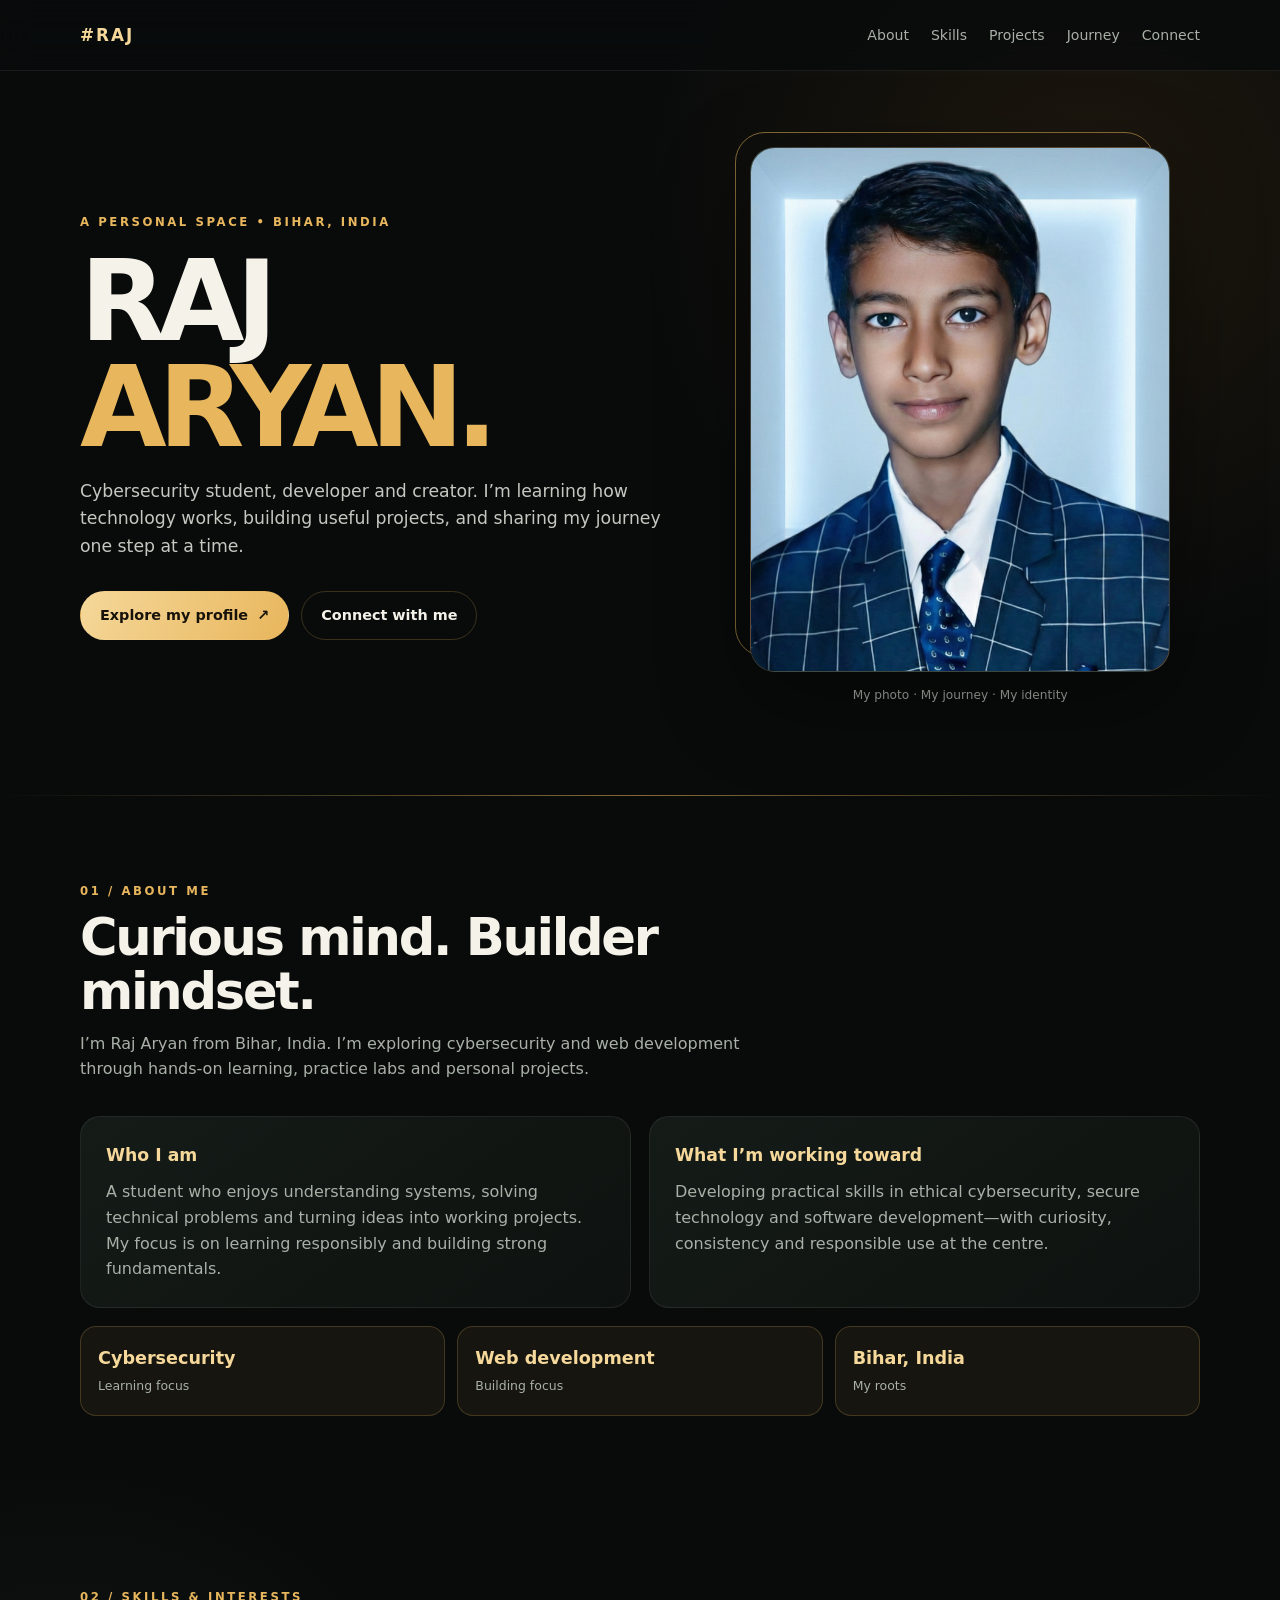
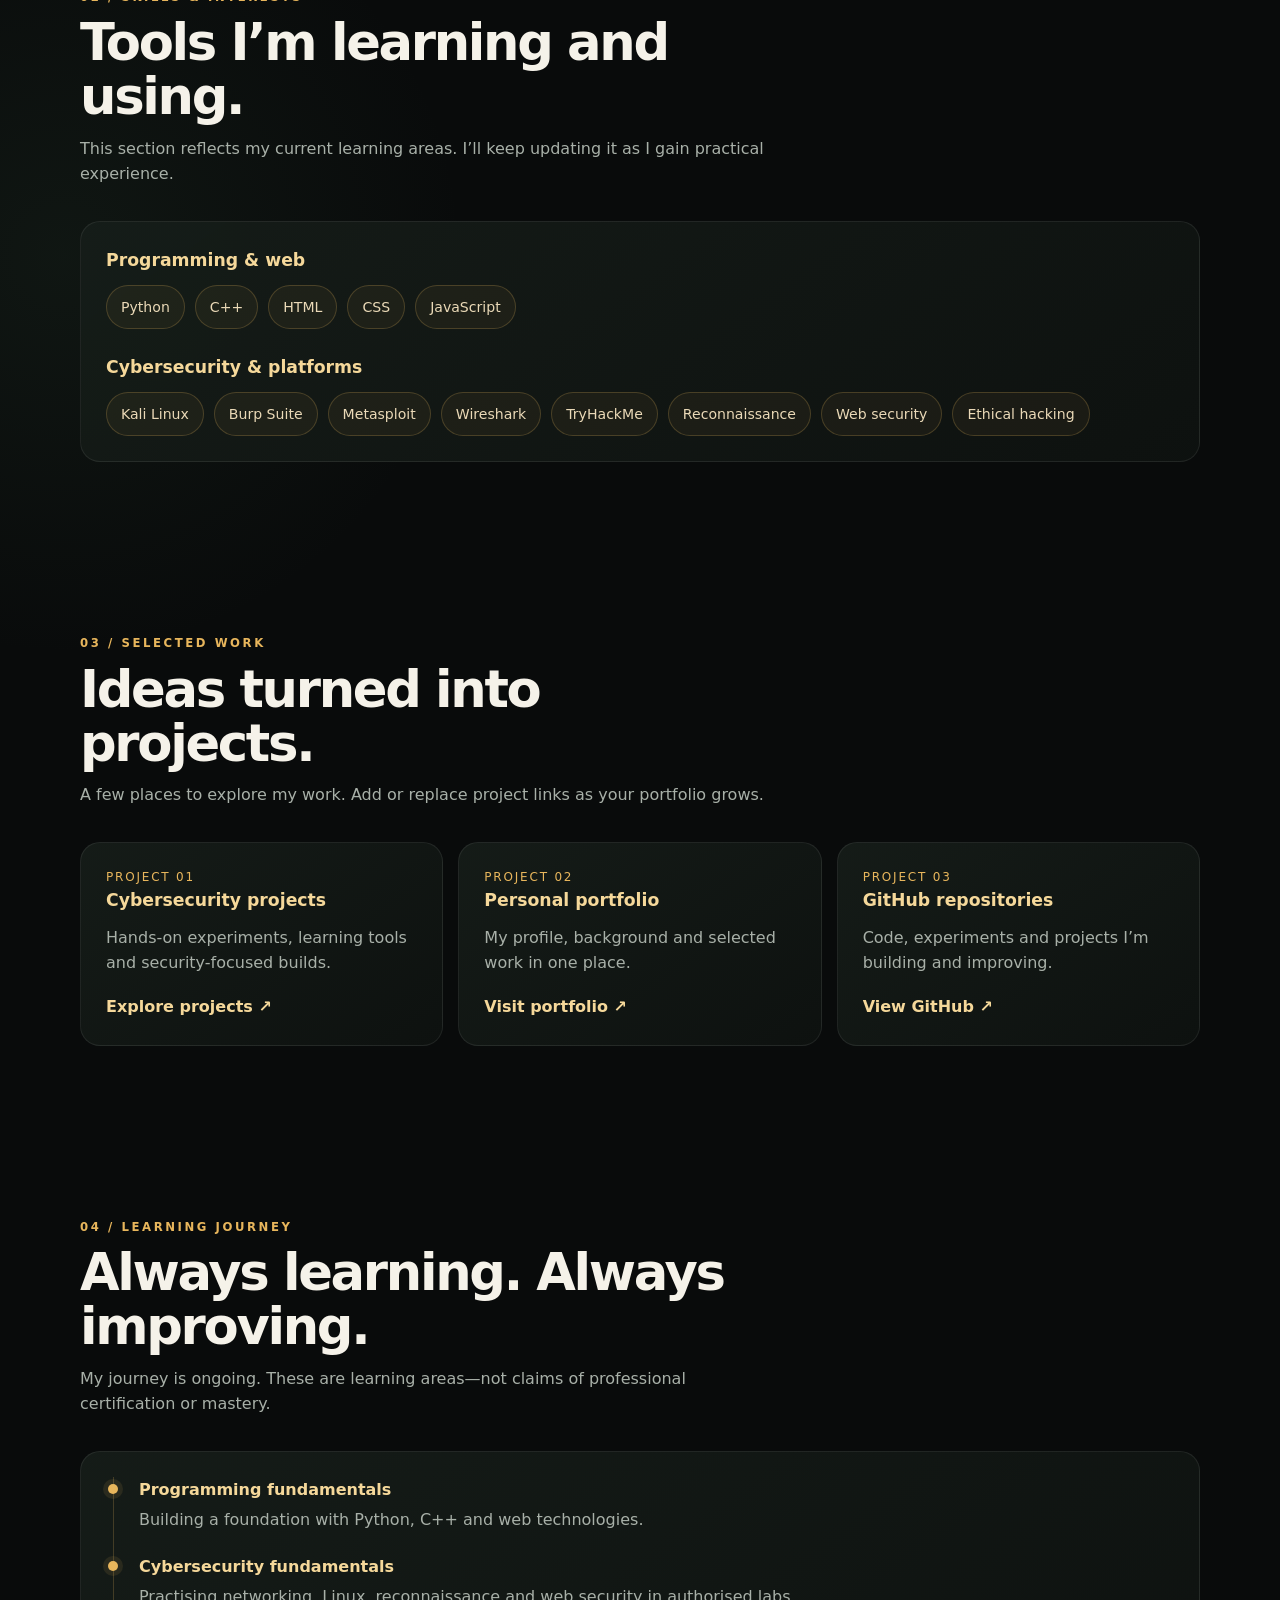
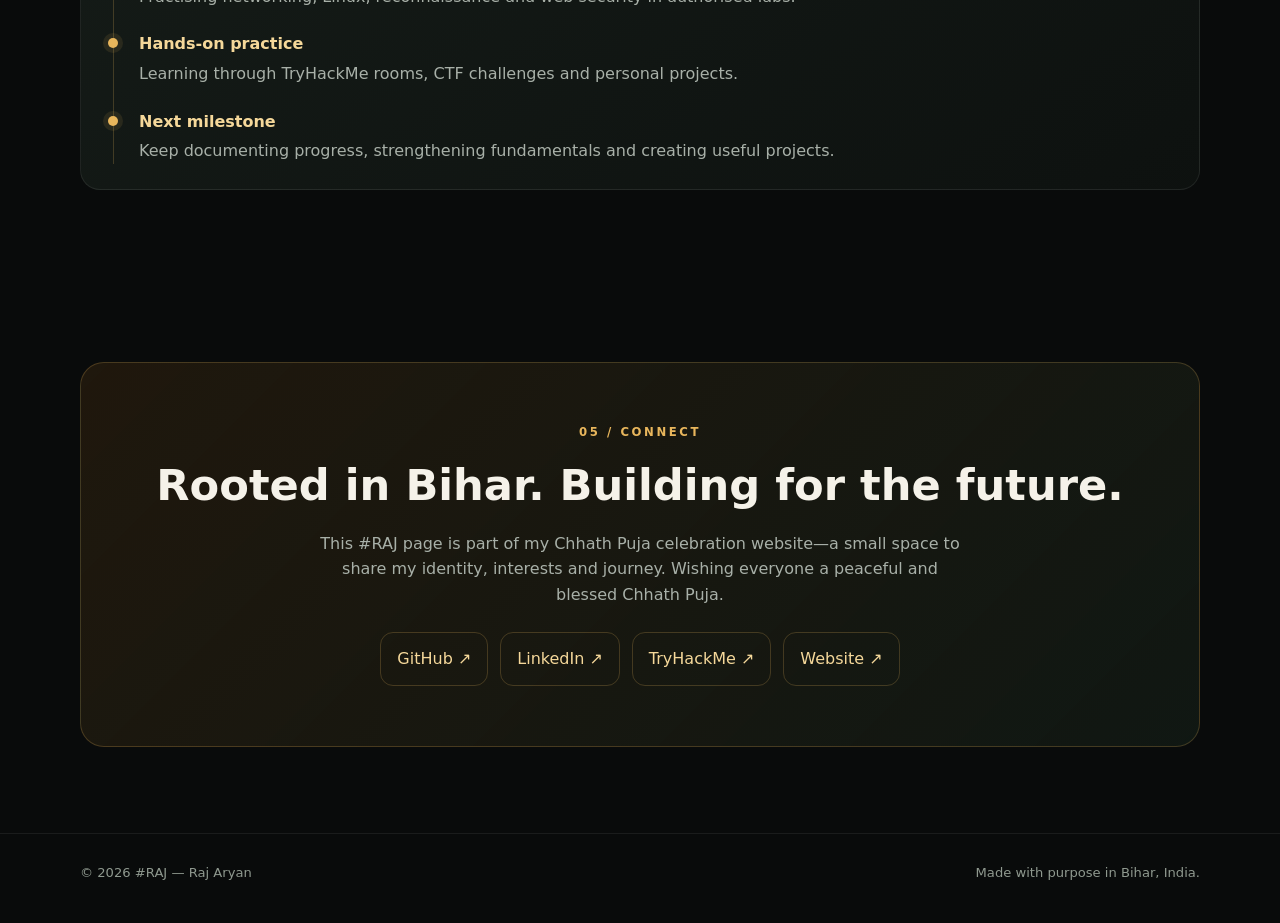
<file: static/raj-profile.html>
<!DOCTYPE html>
<html lang="en">
<head>
  <meta charset="UTF-8" />
  <meta name="viewport" content="width=device-width, initial-scale=1.0" />
  <meta name="theme-color" content="#090b0b" />
  <meta name="description" content="Raj Aryan — cybersecurity student, developer and creator from Bihar, India." />
  <title>#RAJ — Raj Aryan</title>
  <style>
    :root {
      --bg: #090b0b; --panel: #111615; --panel2: #151c19;
      --gold: #e8b65c; --gold2: #f5d89a; --text: #f5f2e9;
      --muted: #a8b0a8; --line: rgba(232,182,92,.22);
      --green: #8ba88d; --max: 1120px;
    }
    * { box-sizing: border-box; }
    html { scroll-behavior: smooth; }
    body {
      margin: 0; color: var(--text); background:
        radial-gradient(circle at 85% 5%, rgba(174,112,35,.13), transparent 28rem),
        radial-gradient(circle at 5% 45%, rgba(65,105,75,.12), transparent 25rem), var(--bg);
      font-family: Inter, ui-sans-serif, system-ui, -apple-system, Segoe UI, sans-serif;
      line-height: 1.6;
    }
    a { color: inherit; text-decoration: none; }
    button { font: inherit; }
    .wrap { width: min(var(--max), calc(100% - 40px)); margin: auto; }
    .topbar {
      position: sticky; top: 0; z-index: 20; backdrop-filter: blur(16px);
      background: rgba(9,11,11,.82); border-bottom: 1px solid rgba(255,255,255,.07);
    }
    nav { min-height: 70px; display: flex; align-items: center; justify-content: space-between; gap: 20px; }
    .brand { font-weight: 900; letter-spacing: .12em; color: var(--gold2); font-size: 1.05rem; }
    .navlinks { display: flex; gap: 22px; flex-wrap: wrap; color: var(--muted); font-size: .88rem; }
    .navlinks a:hover { color: var(--gold2); }
    .hero { min-height: 690px; display: grid; grid-template-columns: 1.1fr .9fr; align-items: center; gap: 54px; padding: 76px 0 90px; }
    .eyebrow { color: var(--gold); text-transform: uppercase; letter-spacing: .22em; font-size: .73rem; font-weight: 800; }
    h1 { font-size: clamp(3.5rem, 9vw, 7rem); line-height: .94; letter-spacing: -.075em; margin: 18px 0; }
    h1 span { color: var(--gold); }
    .lead { color: #c3c9c1; max-width: 590px; font-size: 1.08rem; }
    .actions { display: flex; flex-wrap: wrap; gap: 12px; margin-top: 30px; }
    .btn { border: 1px solid var(--line); padding: 12px 19px; border-radius: 999px; font-weight: 750; font-size: .9rem; transition: .2s; display: inline-flex; align-items: center; gap: 9px; }
    .btn.primary { color: #17130b; background: linear-gradient(120deg, var(--gold2), var(--gold)); border-color: transparent; }
    .btn:hover { transform: translateY(-3px); box-shadow: 0 10px 30px rgba(232,182,92,.12); }
    .portrait-shell { position: relative; width: min(100%, 420px); margin: auto; }
    .portrait-shell:before { content:""; position:absolute; inset: -15px 15px 15px -15px; border: 1px solid var(--gold); border-radius: 30px; opacity: .55; }
    .portrait {
      position: relative; overflow: hidden; border-radius: 25px; aspect-ratio: 4 / 5;
      background: linear-gradient(145deg, #27332b, #171b18 60%, #4a351d);
      border: 1px solid rgba(255,255,255,.12); box-shadow: 0 28px 90px rgba(0,0,0,.45);
    }
    .portrait img { width: 100%; height: 100%; object-fit: cover; display: block; }
    .photo-fallback { position:absolute; inset:0; display:grid; place-content:center; text-align:center; padding:25px; color:#e8d7b5; }
    .photo-fallback strong { font-size: 2.4rem; letter-spacing: .1em; }
    .photo-fallback small { color:#c2b69d; margin-top:8px; }
    .portrait.has-photo .photo-fallback { display:none; }
    .photo-note { color: var(--muted); font-size: .76rem; text-align: center; margin: 14px 0 0; }
    .festive-line { height: 1px; background: linear-gradient(90deg, transparent, var(--gold), transparent); opacity: .55; }
    section { padding: 86px 0; }
    .section-head { max-width: 690px; margin-bottom: 34px; }
    .section-head h2 { font-size: clamp(2rem, 5vw, 3.2rem); line-height: 1.05; letter-spacing: -.045em; margin: 10px 0 12px; }
    .section-head p { color: var(--muted); margin: 0; }
    .about-grid { display:grid; grid-template-columns: 1fr 1fr; gap: 18px; }
    .card { background: linear-gradient(145deg, rgba(22,29,25,.94), rgba(14,18,16,.96)); border:1px solid rgba(255,255,255,.075); border-radius:20px; padding:25px; }
    .card h3 { margin: 0 0 10px; color: var(--gold2); font-size: 1.08rem; }
    .card p { color: var(--muted); margin: 0; }
    .stats { display:grid; grid-template-columns: repeat(3,1fr); gap:12px; margin-top:18px; }
    .stat { padding:17px; border-radius:16px; background:rgba(232,182,92,.06); border:1px solid var(--line); }
    .stat b { display:block; font-size:1.1rem; color:var(--gold2); }
    .stat span { color:var(--muted); font-size:.78rem; }
    .chips { display:flex; flex-wrap:wrap; gap:10px; }
    .chip { padding:10px 14px; border:1px solid var(--line); background:rgba(232,182,92,.055); border-radius:999px; color:#ead9b7; font-size:.88rem; }
    .project-grid { display:grid; grid-template-columns:repeat(3,1fr); gap:15px; }
    .project { min-height:190px; display:flex; flex-direction:column; justify-content:space-between; }
    .project .number { color:var(--gold); font-size:.75rem; letter-spacing:.15em; }
    .project a { color:var(--gold2); font-weight:700; margin-top:18px; }
    .timeline { border-left:1px solid var(--line); margin-left:7px; padding-left:25px; display:grid; gap:22px; }
    .timeline-item { position:relative; }
    .timeline-item:before { content:""; position:absolute; left:-31px; top:7px; width:10px; height:10px; border-radius:50%; background:var(--gold); box-shadow:0 0 0 5px rgba(232,182,92,.1); }
    .timeline-item h3 { margin:0 0 4px; font-size:1rem; }
    .timeline-item p { margin:0; color:var(--muted); }
    .socials { display:flex; flex-wrap:wrap; gap:12px; }
    .socials a { border:1px solid var(--line); border-radius:13px; padding:13px 16px; color:var(--gold2); }
    .socials a:hover { background:rgba(232,182,92,.1); }
    .chhath { text-align:center; padding:60px 24px; border:1px solid var(--line); border-radius:24px; background:linear-gradient(135deg, rgba(143,88,24,.17), rgba(17,25,20,.9)); }
    .chhath h2 { font-size:clamp(1.7rem,4vw,2.7rem); margin:10px 0; }
    .chhath p { color:var(--muted); max-width:650px; margin:0 auto; }
    footer { padding:28px 0 40px; color:#8f998f; font-size:.82rem; border-top:1px solid rgba(255,255,255,.07); }
    footer .foot { display:flex; justify-content:space-between; gap:15px; flex-wrap:wrap; }
    .reveal { opacity:0; transform:translateY(18px); transition:opacity .65s ease, transform .65s ease; }
    .reveal.visible { opacity:1; transform:none; }
    @media (max-width:800px) {
      .hero { grid-template-columns:1fr; min-height:auto; padding:65px 0 75px; gap:42px; }
      .hero-copy { text-align:center; } .lead { margin:auto; } .actions { justify-content:center; }
      .portrait-shell { width:min(78%,360px); }
      .about-grid { grid-template-columns:1fr; } .project-grid { grid-template-columns:1fr 1fr; }
      .navlinks { gap:12px; font-size:.78rem; }
    }
    @media (max-width:520px) {
      .wrap { width:min(var(--max),calc(100% - 28px)); }
      nav { min-height:62px; align-items:flex-start; flex-direction:column; padding:14px 0; gap:9px; }
      .navlinks { width:100%; overflow-x:auto; flex-wrap:nowrap; padding-bottom:3px; }
      .navlinks a { white-space:nowrap; }
      h1 { font-size:clamp(3.4rem,18vw,5rem); }
      section { padding:65px 0; }
      .project-grid { grid-template-columns:1fr; }
      .stats { grid-template-columns:1fr; }
    }
    @media (prefers-reduced-motion:reduce) { html{scroll-behavior:auto} .reveal{opacity:1;transform:none;transition:none} *{transition:none!important} }
  </style>
</head>
<body>
  <header class="topbar">
    <nav class="wrap" aria-label="Main navigation">
      <a class="brand" href="#home">#RAJ</a>
      <div class="navlinks">
        <a href="#about">About</a><a href="#skills">Skills</a><a href="#projects">Projects</a>
        <a href="#journey">Journey</a><a href="#connect">Connect</a>
      </div>
    </nav>
  </header>

  <main id="home">
    <div class="wrap hero">
      <div class="hero-copy">
        <div class="eyebrow">A personal space • Bihar, India</div>
        <h1>RAJ<br><span>ARYAN.</span></h1>
        <p class="lead">Cybersecurity student, developer and creator. I’m learning how technology works, building useful projects, and sharing my journey one step at a time.</p>
        <div class="actions">
          <a class="btn primary" href="#about">Explore my profile <span aria-hidden="true">↗</span></a>
          <a class="btn" href="#connect">Connect with me</a>
        </div>
      </div>
      <div>
        <div class="portrait-shell">
          <div class="portrait" id="portrait">
            <img id="rajPhoto" src="/static/raj.png" alt="Portrait of Raj Aryan" />
            <div class="photo-fallback"><strong>#RAJ</strong><small>Add your original photo as raj-photo.jpg</small></div>
          </div>
        </div>
        <p class="photo-note">My photo · My journey · My identity</p>
      </div>
    </div>

    <div class="festive-line"></div>

    <section id="about">
      <div class="wrap">
        <div class="section-head reveal">
          <div class="eyebrow">01 / About me</div>
          <h2>Curious mind. Builder mindset.</h2>
          <p>I’m Raj Aryan from Bihar, India. I’m exploring cybersecurity and web development through hands-on learning, practice labs and personal projects.</p>
        </div>
        <div class="about-grid">
          <article class="card reveal">
            <h3>Who I am</h3>
            <p>A student who enjoys understanding systems, solving technical problems and turning ideas into working projects. My focus is on learning responsibly and building strong fundamentals.</p>
          </article>
          <article class="card reveal">
            <h3>What I’m working toward</h3>
            <p>Developing practical skills in ethical cybersecurity, secure technology and software development—with curiosity, consistency and responsible use at the centre.</p>
          </article>
        </div>
        <div class="stats reveal">
          <div class="stat"><b>Cybersecurity</b><span>Learning focus</span></div>
          <div class="stat"><b>Web development</b><span>Building focus</span></div>
          <div class="stat"><b>Bihar, India</b><span>My roots</span></div>
        </div>
      </div>
    </section>

    <section id="skills">
      <div class="wrap">
        <div class="section-head reveal">
          <div class="eyebrow">02 / Skills & interests</div>
          <h2>Tools I’m learning and using.</h2>
          <p>This section reflects my current learning areas. I’ll keep updating it as I gain practical experience.</p>
        </div>
        <div class="card reveal">
          <h3>Programming & web</h3>
          <div class="chips">
            <span class="chip">Python</span><span class="chip">C++</span><span class="chip">HTML</span>
            <span class="chip">CSS</span><span class="chip">JavaScript</span>
          </div>
          <h3 style="margin-top:25px">Cybersecurity & platforms</h3>
          <div class="chips">
            <span class="chip">Kali Linux</span><span class="chip">Burp Suite</span>
            <span class="chip">Metasploit</span><span class="chip">Wireshark</span>
            <span class="chip">TryHackMe</span><span class="chip">Reconnaissance</span>
            <span class="chip">Web security</span><span class="chip">Ethical hacking</span>
          </div>
        </div>
      </div>
    </section>

    <section id="projects">
      <div class="wrap">
        <div class="section-head reveal">
          <div class="eyebrow">03 / Selected work</div>
          <h2>Ideas turned into projects.</h2>
          <p>A few places to explore my work. Add or replace project links as your portfolio grows.</p>
        </div>
        <div class="project-grid">
          <article class="card project reveal">
            <div><div class="number">PROJECT 01</div><h3>Cybersecurity projects</h3><p>Hands-on experiments, learning tools and security-focused builds.</p></div>
            <a href="https://projects-rajaryan.vercel.app/" target="_blank" rel="noopener">Explore projects ↗</a>
          </article>
          <article class="card project reveal">
            <div><div class="number">PROJECT 02</div><h3>Personal portfolio</h3><p>My profile, background and selected work in one place.</p></div>
            <a href="https://rajaryan.neocities.org/" target="_blank" rel="noopener">Visit portfolio ↗</a>
          </article>
          <article class="card project reveal">
            <div><div class="number">PROJECT 03</div><h3>GitHub repositories</h3><p>Code, experiments and projects I’m building and improving.</p></div>
            <a href="https://github.com/RAJARYAN77-art" target="_blank" rel="noopener">View GitHub ↗</a>
          </article>
        </div>
      </div>
    </section>

    <section id="journey">
      <div class="wrap">
        <div class="section-head reveal">
          <div class="eyebrow">04 / Learning journey</div>
          <h2>Always learning. Always improving.</h2>
          <p>My journey is ongoing. These are learning areas—not claims of professional certification or mastery.</p>
        </div>
        <div class="card reveal">
          <div class="timeline">
            <div class="timeline-item"><h3>Programming fundamentals</h3><p>Building a foundation with Python, C++ and web technologies.</p></div>
            <div class="timeline-item"><h3>Cybersecurity fundamentals</h3><p>Practising networking, Linux, reconnaissance and web security in authorised labs.</p></div>
            <div class="timeline-item"><h3>Hands-on practice</h3><p>Learning through TryHackMe rooms, CTF challenges and personal projects.</p></div>
            <div class="timeline-item"><h3>Next milestone</h3><p>Keep documenting progress, strengthening fundamentals and creating useful projects.</p></div>
          </div>
        </div>
      </div>
    </section>

    <section id="connect">
      <div class="wrap">
        <div class="chhath reveal">
          <div class="eyebrow">05 / Connect</div>
          <h2>Rooted in Bihar. Building for the future.</h2>
          <p>This #RAJ page is part of my Chhath Puja celebration website—a small space to share my identity, interests and journey. Wishing everyone a peaceful and blessed Chhath Puja.</p>
          <div class="socials" style="justify-content:center;margin-top:25px">
            <a href="https://github.com/RAJARYAN77-art" target="_blank" rel="noopener">GitHub ↗</a>
            <a href="https://www.linkedin.com/in/raj-aryan-296308373/" target="_blank" rel="noopener">LinkedIn ↗</a>
            <a href="https://tryhackme.com/p/RAJARYAN" target="_blank" rel="noopener">TryHackMe ↗</a>
            <a href="https://rajaryan.neocities.org/" target="_blank" rel="noopener">Website ↗</a>
          </div>
        </div>
      </div>
    </section>
  </main>

  <footer>
    <div class="wrap foot">
      <span>© <span id="year"></span> #RAJ — Raj Aryan</span>
      <span>Made with purpose in Bihar, India.</span>
    </div>
  </footer>

  <script>
    // Show a clean fallback if raj-photo.jpg has not been added yet.
    const photo = document.getElementById('rajPhoto');
    const portrait = document.getElementById('portrait');
    photo.addEventListener('load', () => portrait.classList.add('has-photo'));
    photo.addEventListener('error', () => portrait.classList.remove('has-photo'));
    if (photo.complete && photo.naturalWidth > 0) portrait.classList.add('has-photo');

    document.getElementById('year').textContent = new Date().getFullYear();

    // Subtle scroll reveal; content remains visible if motion is reduced or JS is unavailable.
    const revealItems = document.querySelectorAll('.reveal');
    if ('IntersectionObserver' in window) {
      const observer = new IntersectionObserver(entries => {
        entries.forEach(entry => {
          if (entry.isIntersecting) {
            entry.target.classList.add('visible');
            observer.unobserve(entry.target);
          }
        });
      }, { threshold: 0.12 });
      revealItems.forEach(item => observer.observe(item));
    } else {
      revealItems.forEach(item => item.classList.add('visible'));
    }
  </script>
</body>
</html>
</file>
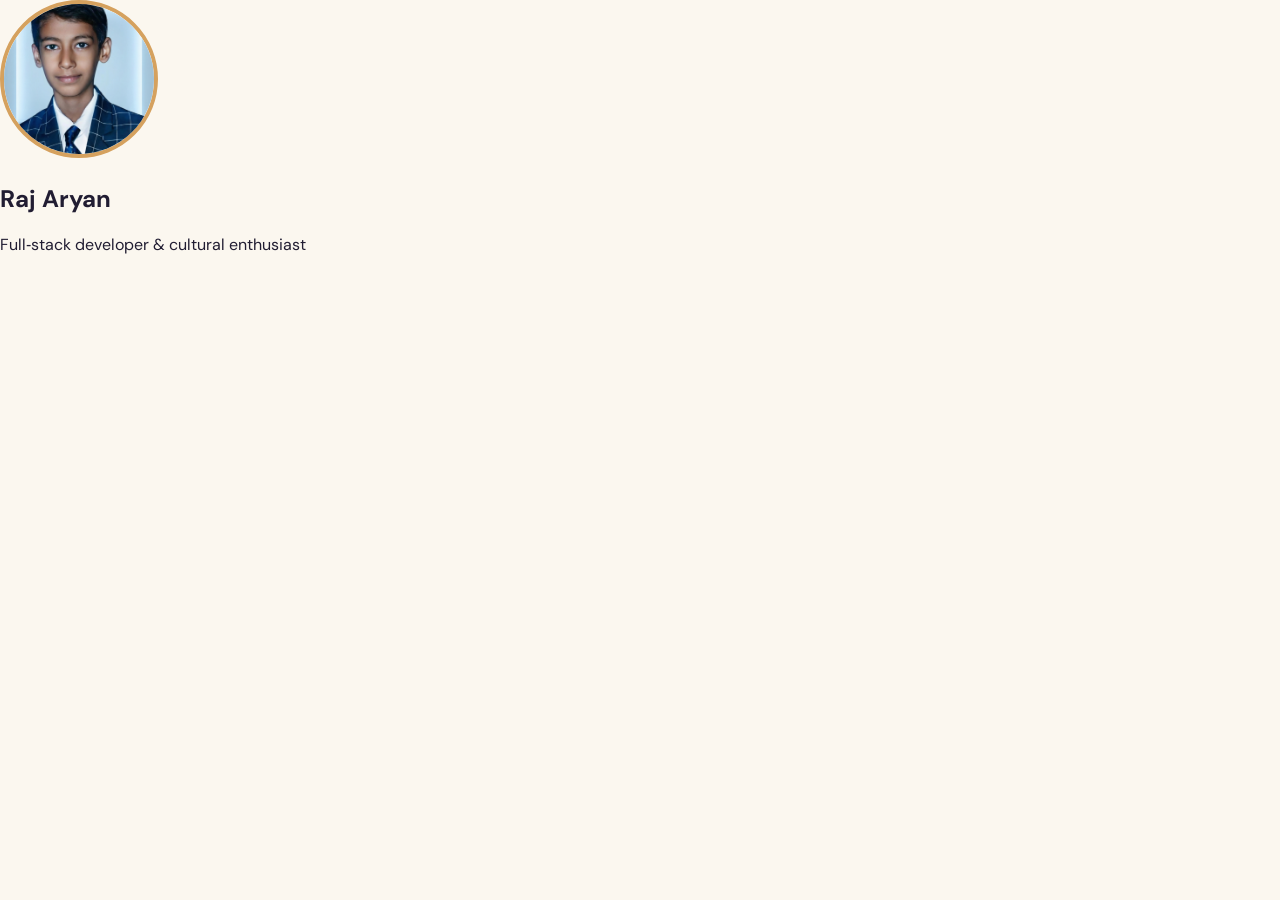
<file: static/raj.html>
<!doctype html>
<html lang="en">
<head>
  <meta charset="utf-8">
  <meta name="viewport" content="width=device-width, initial-scale=1">
  <title>Created By Raj Aryan</title>
  <link rel="stylesheet" href="style.css">
</head>
<body>
  <section class="profile-section">
    <div class="profile">
      <img src="gallery/raj.png" alt="Raj Aryan" style="border-radius:50%; width:150px; height:150px; object-fit:cover; border:4px solid var(--gold);">
      <h2>Raj Aryan</h2>
      <p>Full‑stack developer & cultural enthusiast</p>
    </div>
  </section>
</body>
</html>
</file>
<file: static/style.css>
/* Professional styling for Chhath Puja Celebration */
@import url('https://fonts.googleapis.com/css2?family=DM+Sans:wght@400;500;600;700;800&family=Playfair+Display:wght@500;600;700&family=Tiro+Devanagari+Hindi&display=swap');

:root {
    --ink: #211d32;
    --gold: #d5a15e;
    --paper: #fbf7ef;
    --line: #e8ddce;
    --bg-image: url('https://images.unsplash.com/photo-1602270719089-3f40dd037a8e'); /* fallback image */
}

html, body {
    margin:0;
    padding:0;
    font-family: 'DM Sans', sans-serif;
    background: var(--paper);
    color: var(--ink);
    scroll-behavior: smooth;
}

/* Full‑screen hero background */
.hero {
    position: relative;
    min-height: 100vh;
    padding: 4rem 2rem;
    background: radial-gradient(ellipse at 77% 60%,#684354 0%,#35263f 34%,#211d32 73%);
    color: #fff;
    overflow: hidden;
}

.hero::before {
    content: '';
    position: absolute;
    inset:0;
    background: var(--bg-image) center/cover no-repeat;
    opacity: 0.15;
    z-index:-1;
}

/* Header & navigation */
.site-header {
    display:flex;
    justify-content:space-between;
    align-items:center;
    padding:1rem 2rem;
    background:rgba(255,255,255,.9);
    position:sticky;
    top:0;z-index:10;
    box-shadow:0 2px 4px rgba(0,0,0,.1);
}

.brand {
    font-size:1.2rem;
    font-weight:800;
    color:var(--ink);
    text-decoration:none;
    display:flex;align-items:center;
}
.brand-mark {font-size:1.8rem;margin-right:.4rem;}
.brand-light {color:var(--gold);}
.brand small {font-size:.6rem;letter-spacing:2px;margin-left:.4rem;}

.menu-toggle {display:none; background:none; border:none; font-size:1.5rem; cursor:pointer;}
#mainNav a {margin:0 .8rem; color:var(--ink); text-decoration:none; font-weight:500;}
#mainNav .nav-cta {background:var(--gold); color:#fff; padding:.4rem .8rem; border-radius:4px; margin-left:1rem;}

/* Hero content */
.hero-content {max-width:800px; margin:auto; text-align:center; position:relative; z-index:2;}
.eyebrow {font-size:.9rem;letter-spacing:2px; margin-bottom:1rem;}
.hindi-kicker {font-family:'Tiro Devanagari Hindi', serif; font-size:1rem; margin: .5rem 0;}
.hero h1 {font-family:'Playfair Display', serif; font-size:clamp(2.5rem,5vw,4rem); line-height:1.1; margin:1rem 0;}
.hero-copy {font-size:.95rem; line-height:1.7; max-width:600px; margin:auto;}
.hero-actions {margin-top:2rem; display:flex; gap:1rem; justify-content:center;}
.button {background:var(--gold); color:#fff; padding:.6rem 1rem; border:none; border-radius:4px; cursor:pointer; text-decoration:none; font-weight:600;}
.button-gold {background:var(--gold);}
.text-link {color:var(--ink); font-weight:500;}
.hero-note {margin-top:2rem; font-size:.85rem; opacity:.8;}

/* Countdown */
.countdown-wrap {margin-top:1rem;}
.countdown b {display:inline-block; margin:0 .4rem; font-size:1.2rem;}

/* Gallery */
.gallery {display:flex; flex-wrap:wrap; gap:0.8rem; justify-content:center; margin:2rem 0;}
.gallery img {width:200px; height:140px; object-fit:cover; border-radius:4px; border:2px solid var(--line);}

/* Wishes */
.wish-form {display:flex; flex-direction:column; gap:.5rem; max-width:400px; margin:auto;}
.wish-form input, .wish-form textarea {padding:.6rem; border:1px solid var(--line); border-radius:4px; width:100%;}
.wish-form button {align-self:flex-start;}
.wish-wall {margin-top:2rem; display:grid; grid-template-columns:repeat(auto-fill,minmax(250px,1fr)); gap:1rem;}
.wish-card {background:#f5efe5; border:1px solid var(--line); padding:1rem; border-radius:4px;}
.wish-message {font-style:italic; margin-bottom:.5rem;}
.wish-author {font-weight:700; color:var(--gold);}
.wish-date {font-size:.8rem; color:#777;}

/* Footer */
footer {background:var(--ink); color:#fff; text-align:center; padding:2rem; margin-top:4rem;}
footer a {color:#fff; text-decoration:none;}
.back-top {display:block; margin-top:1rem; font-size:.9rem;}

@media(max-width:800px){
    .site-header{flex-direction:column;}
    .menu-toggle{display:block;}
    #mainNav{display:none; flex-direction:column;}
    #mainNav.show{display:flex;}
}
</file>
